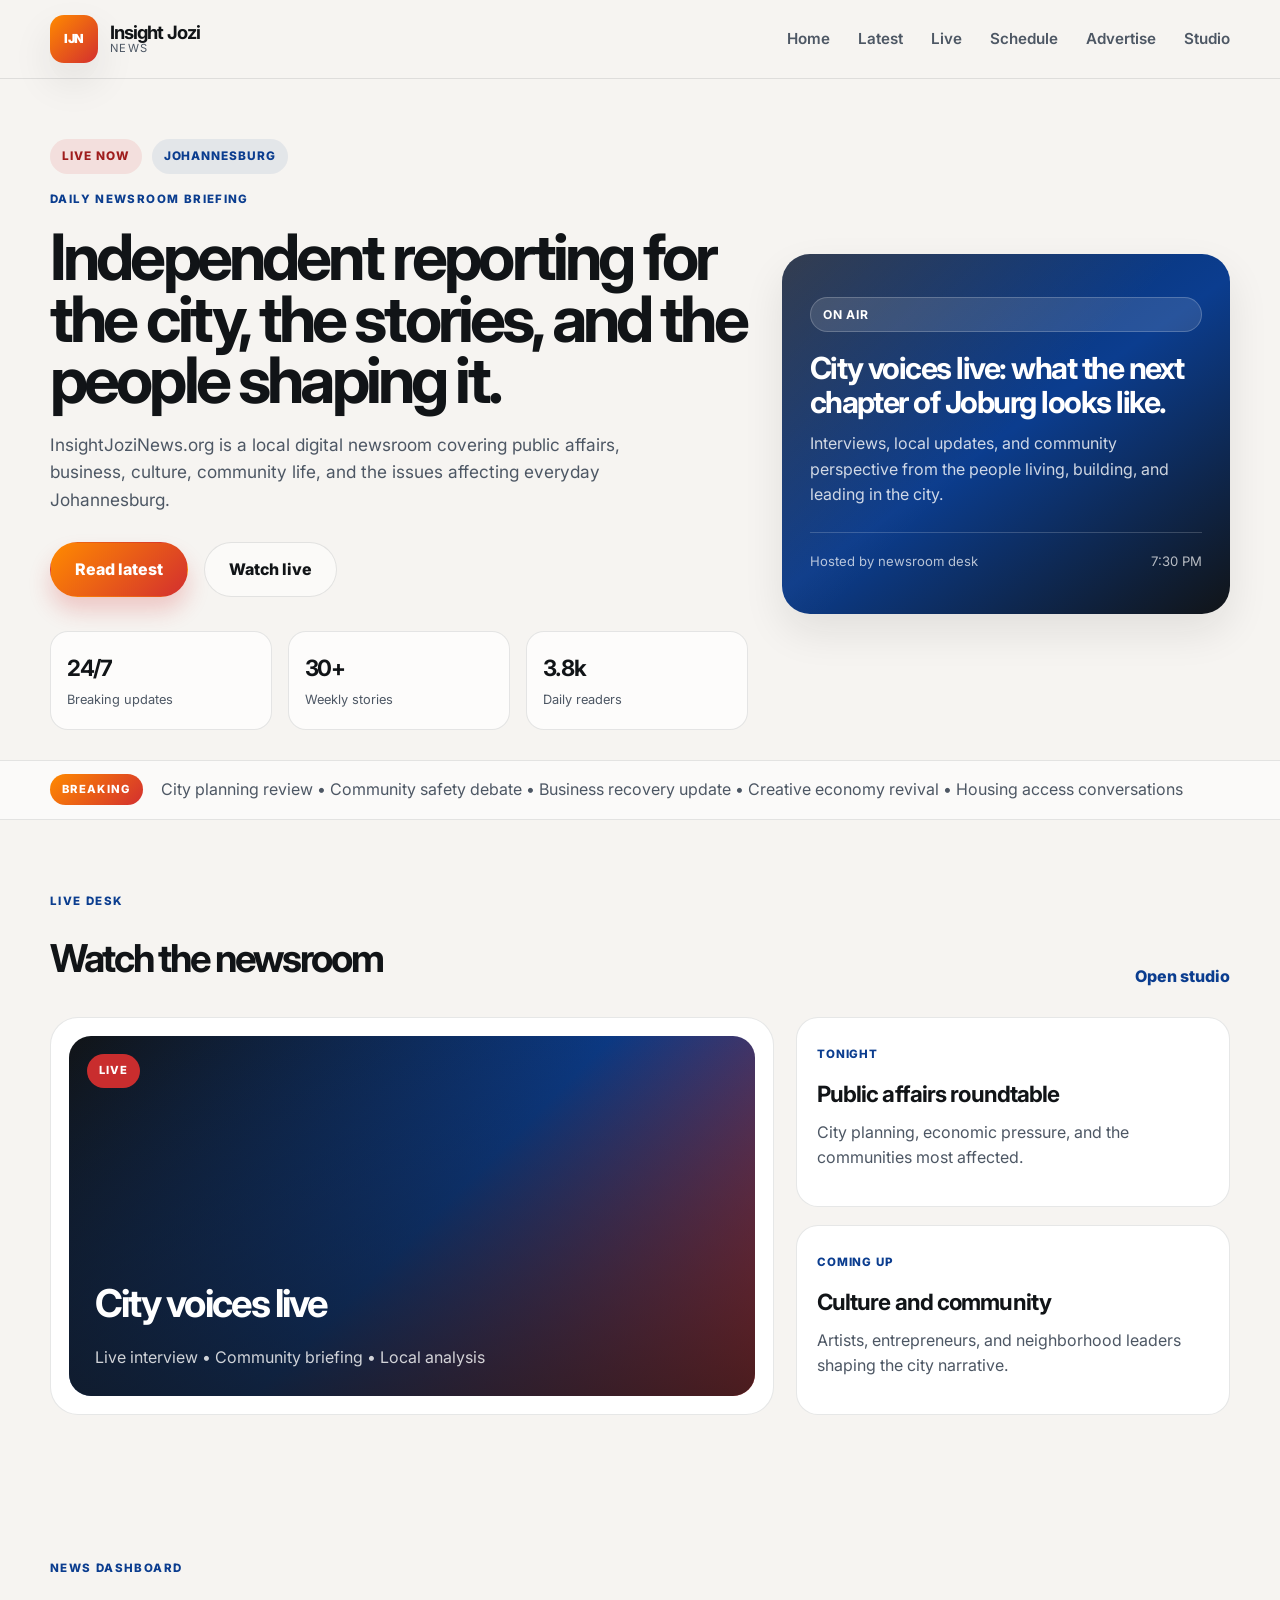
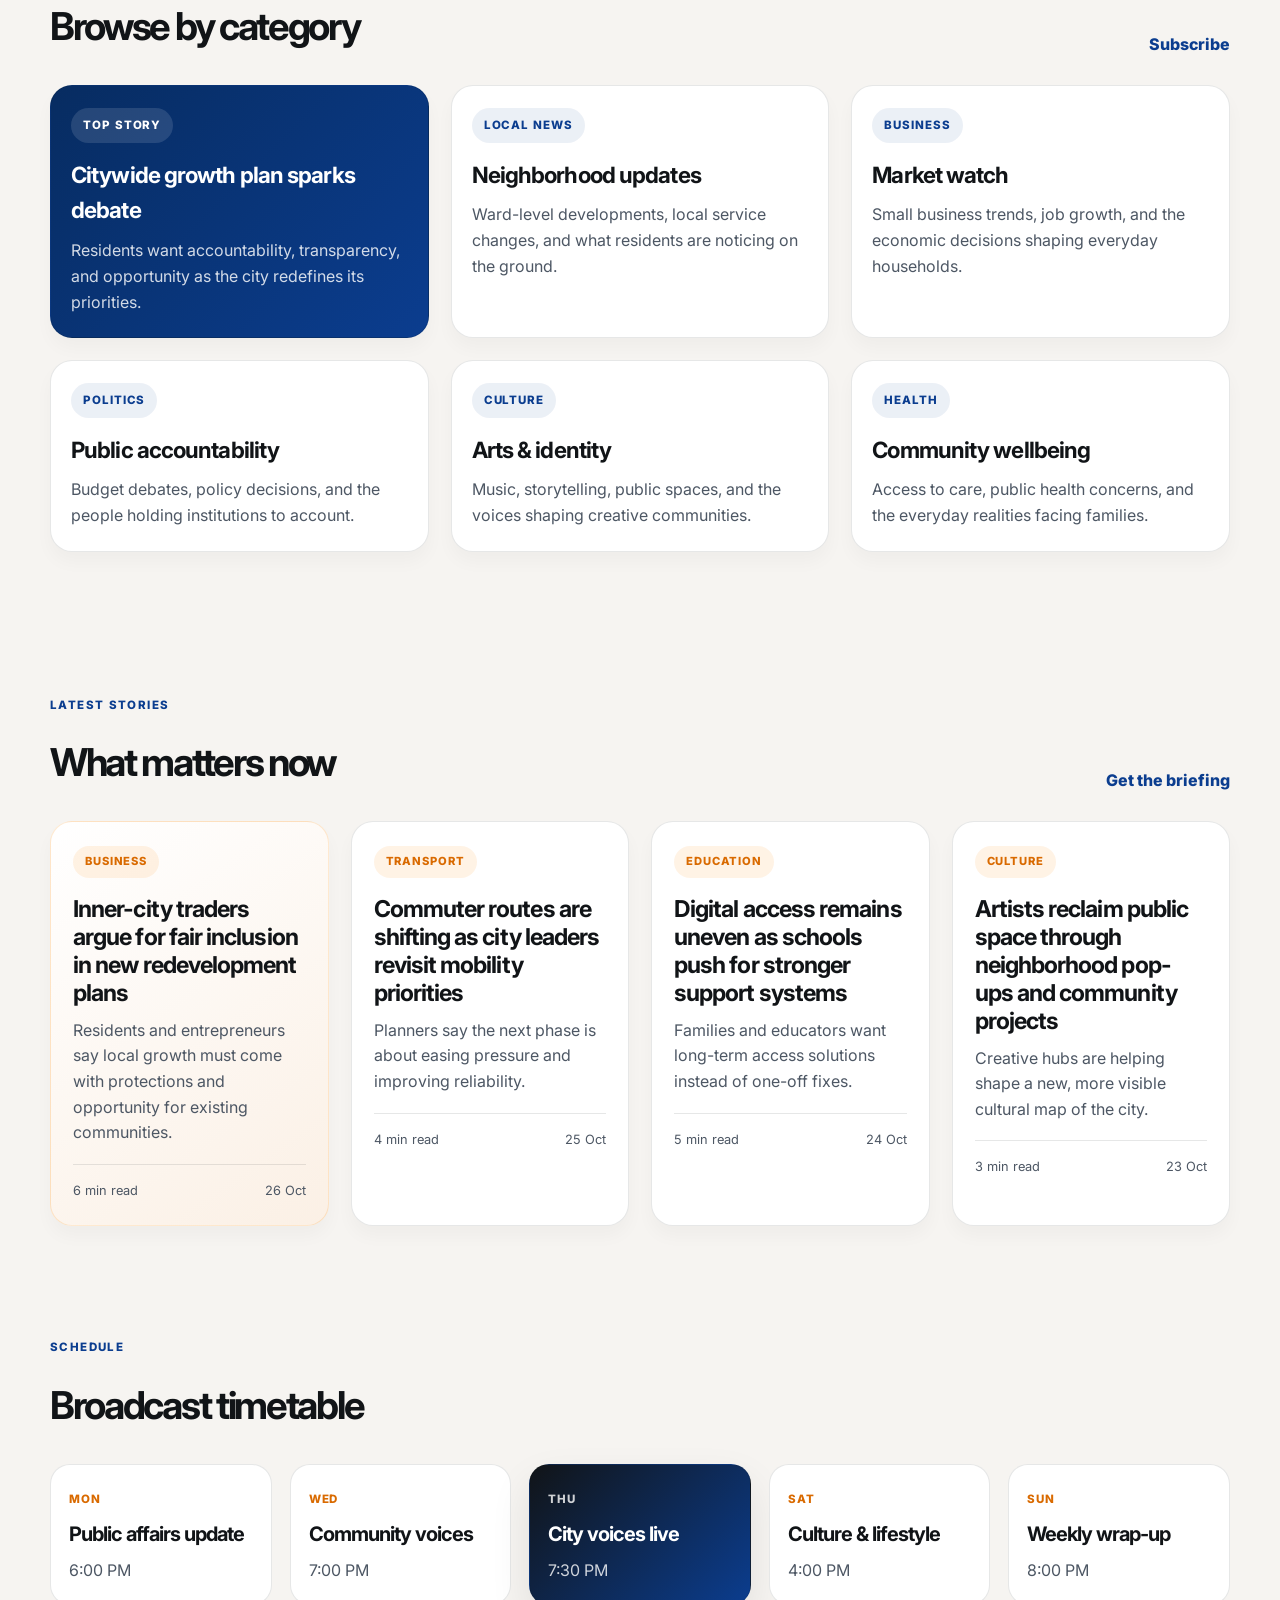
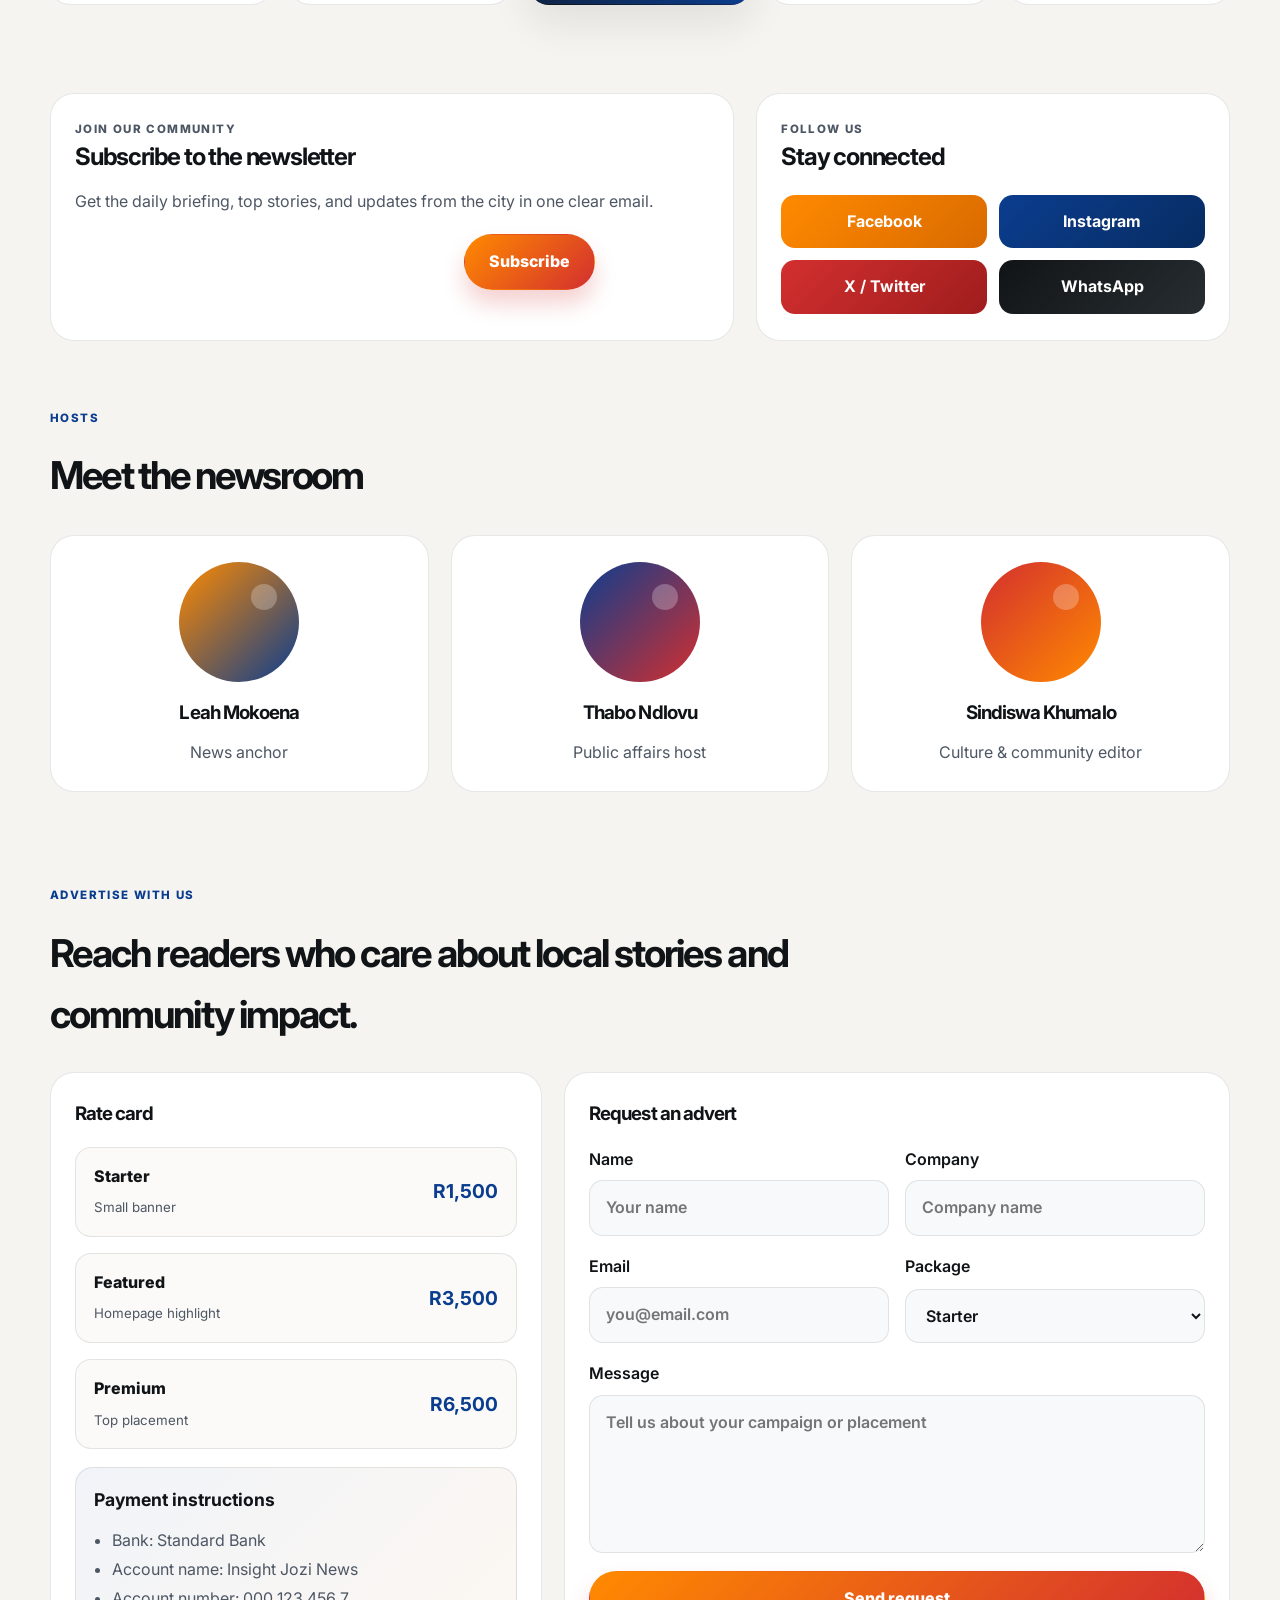
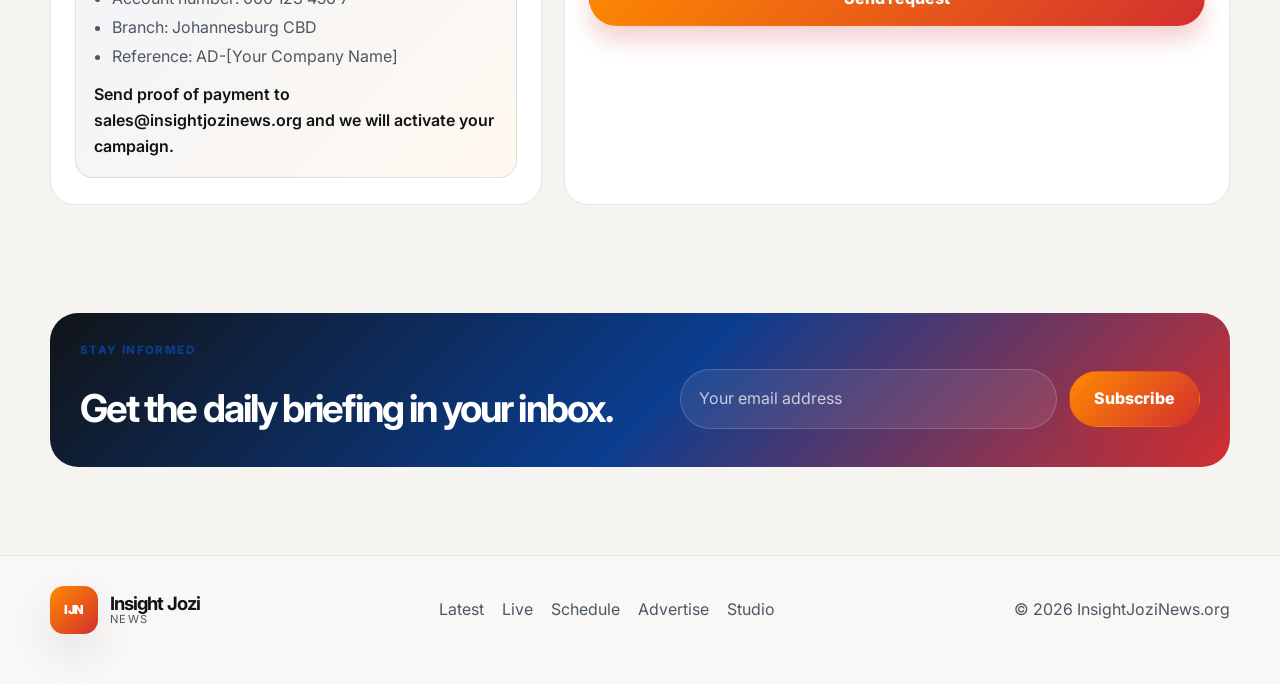
<file: index.html>
<!DOCTYPE html>
<html lang="en">
  <head>
    <meta charset="UTF-8" />
    <meta name="viewport" content="width=device-width, initial-scale=1.0" />
    <meta
      name="description"
      content="Insight Jozi News — a modern digital newsroom covering Johannesburg, local business, culture, and community stories."
    />
    <title>Insight Jozi News | Media & Live Newsroom</title>
    <link rel="preconnect" href="https://fonts.googleapis.com" />
    <link rel="preconnect" href="https://fonts.gstatic.com" crossorigin />
    <link
      href="https://fonts.googleapis.com/css2?family=Inter:wght@400;500;600;700;800;900&display=swap"
      rel="stylesheet"
    />
    <link rel="stylesheet" href="styles.css" />
  </head>
  <body>
    <header class="site-header">
      <div class="container nav-wrap">
        <a class="brand" href="index.html" aria-label="Insight Jozi News home">
          <span class="brand-mark">IJN</span>
          <span class="brand-text">
            <strong>Insight Jozi</strong>
            <small>News</small>
          </span>
        </a>

        <nav class="main-nav" aria-label="Main navigation">
          <a href="#top">Home</a>
          <a href="#latest">Latest</a>
          <a href="#live">Live</a>
          <a href="#schedule">Schedule</a>
          <a href="#advertise">Advertise</a>
          <a href="live.html">Studio</a>
        </nav>

        <button class="menu-toggle" aria-label="Toggle menu">Menu</button>
      </div>
    </header>

    <main id="top">
      <section class="hero hero-newsroom">
        <div class="container hero-grid">
          <div class="hero-copy">
            <div class="news-badges">
              <span class="top-pill">Live now</span>
              <span class="top-pill alt">Johannesburg</span>
            </div>
            <p class="eyebrow">Daily newsroom briefing</p>
            <h1>Independent reporting for the city, the stories, and the people shaping it.</h1>
            <p class="lede">
              InsightJoziNews.org is a local digital newsroom covering public affairs, business, culture, community life, and the issues affecting everyday Johannesburg.
            </p>
            <div class="hero-actions">
              <a class="btn btn-primary" href="#latest">Read latest</a>
              <a class="btn btn-secondary" href="live.html">Watch live</a>
            </div>
            <ul class="hero-meta" aria-label="Newsroom stats">
              <li><strong>24/7</strong><span>Breaking updates</span></li>
              <li><strong>30+</strong><span>Weekly stories</span></li>
              <li><strong>3.8k</strong><span>Daily readers</span></li>
            </ul>
          </div>

          <aside class="hero-feature newsroom-feature">
            <div class="feature-badge">On air</div>
            <h2>City voices live: what the next chapter of Joburg looks like.</h2>
            <p>
              Interviews, local updates, and community perspective from the people living, building, and leading in the city.
            </p>
            <div class="feature-footer">
              <span>Hosted by newsroom desk</span>
              <time datetime="2026-10-27">7:30 PM</time>
            </div>
          </aside>
        </div>
      </section>

      <section class="ticker">
        <div class="container ticker-inner">
          <span>Breaking</span>
          <div class="ticker-track">
            <p>City planning review • Community safety debate • Business recovery update • Creative economy revival • Housing access conversations</p>
          </div>
        </div>
      </section>

      <section id="live" class="content-section media-highlight">
        <div class="container section-head compact-head">
          <div>
            <p class="eyebrow">Live desk</p>
            <h2>Watch the newsroom</h2>
          </div>
          <a href="live.html" class="section-link">Open studio</a>
        </div>

        <div class="container live-show-grid">
          <div class="video-panel">
            <div class="video-placeholder">
              <div class="video-badge">LIVE</div>
              <div class="video-content">
                <h3>City voices live</h3>
                <p>Live interview • Community briefing • Local analysis</p>
              </div>
            </div>
          </div>

          <aside class="live-side-panel">
            <div class="live-mini-block">
              <span class="mini-label">Tonight</span>
              <h3>Public affairs roundtable</h3>
              <p>City planning, economic pressure, and the communities most affected.</p>
            </div>
            <div class="live-mini-block">
              <span class="mini-label">Coming up</span>
              <h3>Culture and community</h3>
              <p>Artists, entrepreneurs, and neighborhood leaders shaping the city narrative.</p>
            </div>
          </aside>
        </div>
      </section>

      <section id="dashboard" class="content-section">
        <div class="container section-head">
          <div>
            <p class="eyebrow">News dashboard</p>
            <h2>Browse by category</h2>
          </div>
          <a href="#newsletter" class="section-link">Subscribe</a>
        </div>

        <div class="container dashboard-grid">
          <article class="dashboard-card dashboard-feature">
            <span class="dashboard-tag">Top story</span>
            <h3>Citywide growth plan sparks debate</h3>
            <p>Residents want accountability, transparency, and opportunity as the city redefines its priorities.</p>
          </article>

          <article class="dashboard-card">
            <span class="dashboard-tag alt">Local news</span>
            <h3>Neighborhood updates</h3>
            <p>Ward-level developments, local service changes, and what residents are noticing on the ground.</p>
          </article>

          <article class="dashboard-card">
            <span class="dashboard-tag alt">Business</span>
            <h3>Market watch</h3>
            <p>Small business trends, job growth, and the economic decisions shaping everyday households.</p>
          </article>

          <article class="dashboard-card">
            <span class="dashboard-tag alt">Politics</span>
            <h3>Public accountability</h3>
            <p>Budget debates, policy decisions, and the people holding institutions to account.</p>
          </article>

          <article class="dashboard-card">
            <span class="dashboard-tag alt">Culture</span>
            <h3>Arts & identity</h3>
            <p>Music, storytelling, public spaces, and the voices shaping creative communities.</p>
          </article>

          <article class="dashboard-card">
            <span class="dashboard-tag alt">Health</span>
            <h3>Community wellbeing</h3>
            <p>Access to care, public health concerns, and the everyday realities facing families.</p>
          </article>
        </div>
      </section>

      <section id="latest" class="content-section alt-bg">
        <div class="container section-head">
          <div>
            <p class="eyebrow">Latest stories</p>
            <h2>What matters now</h2>
          </div>
          <a href="#newsletter" class="section-link">Get the briefing</a>
        </div>

        <div class="container cards-grid">
          <article class="story-card featured-story">
            <div class="story-tag">Business</div>
            <h3>Inner-city traders argue for fair inclusion in new redevelopment plans</h3>
            <p>
              Residents and entrepreneurs say local growth must come with protections and opportunity for existing communities.
            </p>
            <div class="story-meta">
              <span>6 min read</span>
              <time datetime="2026-10-26">26 Oct</time>
            </div>
          </article>

          <article class="story-card">
            <div class="story-tag">Transport</div>
            <h3>Commuter routes are shifting as city leaders revisit mobility priorities</h3>
            <p>Planners say the next phase is about easing pressure and improving reliability.</p>
            <div class="story-meta">
              <span>4 min read</span>
              <time datetime="2026-10-25">25 Oct</time>
            </div>
          </article>

          <article class="story-card">
            <div class="story-tag">Education</div>
            <h3>Digital access remains uneven as schools push for stronger support systems</h3>
            <p>Families and educators want long-term access solutions instead of one-off fixes.</p>
            <div class="story-meta">
              <span>5 min read</span>
              <time datetime="2026-10-24">24 Oct</time>
            </div>
          </article>

          <article class="story-card">
            <div class="story-tag">Culture</div>
            <h3>Artists reclaim public space through neighborhood pop-ups and community projects</h3>
            <p>Creative hubs are helping shape a new, more visible cultural map of the city.</p>
            <div class="story-meta">
              <span>3 min read</span>
              <time datetime="2026-10-23">23 Oct</time>
            </div>
          </article>
        </div>
      </section>

      <section id="schedule" class="content-section schedule-section">
        <div class="container section-head">
          <div>
            <p class="eyebrow">Schedule</p>
            <h2>Broadcast timetable</h2>
          </div>
        </div>

        <div class="container schedule-grid">
          <div class="schedule-card">
            <span class="schedule-day">Mon</span>
            <h3>Public affairs update</h3>
            <p>6:00 PM</p>
          </div>
          <div class="schedule-card">
            <span class="schedule-day">Wed</span>
            <h3>Community voices</h3>
            <p>7:00 PM</p>
          </div>
          <div class="schedule-card highlight-card">
            <span class="schedule-day">Thu</span>
            <h3>City voices live</h3>
            <p>7:30 PM</p>
          </div>
          <div class="schedule-card">
            <span class="schedule-day">Sat</span>
            <h3>Culture & lifestyle</h3>
            <p>4:00 PM</p>
          </div>
          <div class="schedule-card">
            <span class="schedule-day">Sun</span>
            <h3>Weekly wrap-up</h3>
            <p>8:00 PM</p>
          </div>
        </div>
      </section>

      <section class="subscribe-wrap">
        <div class="container subscribe-grid">
          <div class="subscribe-panel">
            <p class="eyebrow">Join our community</p>
            <h2>Subscribe to the newsletter</h2>
            <p>Get the daily briefing, top stories, and updates from the city in one clear email.</p>
            <form class="newsletter-form">
              <label class="sr-only" for="newsletter-email">Email address</label>
              <input id="newsletter-email" type="email" placeholder="Your email address" />
              <button type="submit" class="btn btn-primary">Subscribe</button>
            </form>
          </div>

          <div class="follow-panel">
            <p class="eyebrow">Follow us</p>
            <h2>Stay connected</h2>
            <div class="social-list">
              <a href="#" class="social-btn social-orange">Facebook</a>
              <a href="#" class="social-btn social-blue">Instagram</a>
              <a href="#" class="social-btn social-red">X / Twitter</a>
              <a href="#" class="social-btn social-charcoal">WhatsApp</a>
            </div>
          </div>
        </div>
      </section>

      <section class="content-section host-section">
        <div class="container section-head">
          <div>
            <p class="eyebrow">Hosts</p>
            <h2>Meet the newsroom</h2>
          </div>
        </div>

        <div class="container hosts-grid">
          <article class="host-card">
            <div class="host-avatar avatar-one"></div>
            <h3>Leah Mokoena</h3>
            <p>News anchor</p>
          </article>
          <article class="host-card">
            <div class="host-avatar avatar-two"></div>
            <h3>Thabo Ndlovu</h3>
            <p>Public affairs host</p>
          </article>
          <article class="host-card">
            <div class="host-avatar avatar-three"></div>
            <h3>Sindiswa Khumalo</h3>
            <p>Culture & community editor</p>
          </article>
        </div>
      </section>

      <section id="advertise" class="advertise-section">
        <div class="container advertise-header">
          <p class="eyebrow">Advertise with us</p>
          <h2>Reach readers who care about local stories and community impact.</h2>
        </div>

        <div class="container advertise-grid">
          <div class="ratecard-panel">
            <h3>Rate card</h3>
            <div class="rate-list">
              <div class="rate-item">
                <div>
                  <span class="rate-name">Starter</span>
                  <small>Small banner</small>
                </div>
                <strong>R1,500</strong>
              </div>
              <div class="rate-item">
                <div>
                  <span class="rate-name">Featured</span>
                  <small>Homepage highlight</small>
                </div>
                <strong>R3,500</strong>
              </div>
              <div class="rate-item">
                <div>
                  <span class="rate-name">Premium</span>
                  <small>Top placement</small>
                </div>
                <strong>R6,500</strong>
              </div>
            </div>

            <div class="payment-box">
              <h4>Payment instructions</h4>
              <ul>
                <li>Bank: Standard Bank</li>
                <li>Account name: Insight Jozi News</li>
                <li>Account number: 000 123 456 7</li>
                <li>Branch: Johannesburg CBD</li>
                <li>Reference: AD-[Your Company Name]</li>
              </ul>
              <p>Send proof of payment to sales@insightjozinews.org and we will activate your campaign.</p>
            </div>
          </div>

          <div class="advert-form-panel">
            <h3>Request an advert</h3>
            <form class="ad-form">
              <div class="field-row">
                <label>
                  <span>Name</span>
                  <input type="text" name="name" placeholder="Your name" />
                </label>
                <label>
                  <span>Company</span>
                  <input type="text" name="company" placeholder="Company name" />
                </label>
              </div>

              <div class="field-row">
                <label>
                  <span>Email</span>
                  <input type="email" name="email" placeholder="you@email.com" />
                </label>
                <label>
                  <span>Package</span>
                  <select name="package">
                    <option>Starter</option>
                    <option>Featured</option>
                    <option>Premium</option>
                  </select>
                </label>
              </div>

              <label>
                <span>Message</span>
                <textarea name="message" rows="5" placeholder="Tell us about your campaign or placement"></textarea>
              </label>

              <button type="submit" class="btn btn-primary">Send request</button>
            </form>
          </div>
        </div>
      </section>

      <section id="newsletter" class="newsletter">
        <div class="container newsletter-wrap">
          <div>
            <p class="eyebrow">Stay informed</p>
            <h2>Get the daily briefing in your inbox.</h2>
          </div>
          <form class="newsletter-form">
            <label class="sr-only" for="email">Email address</label>
            <input id="email" type="email" placeholder="Your email address" />
            <button type="submit" class="btn btn-primary">Subscribe</button>
          </form>
        </div>
      </section>
    </main>

    <footer class="site-footer">
      <div class="container footer-wrap">
        <div>
          <a class="brand footer-brand" href="index.html">
            <span class="brand-mark">IJN</span>
            <span class="brand-text">
              <strong>Insight Jozi</strong>
              <small>News</small>
            </span>
          </a>
        </div>
        <div class="footer-links">
          <a href="#latest">Latest</a>
          <a href="#live">Live</a>
          <a href="#schedule">Schedule</a>
          <a href="#advertise">Advertise</a>
          <a href="live.html">Studio</a>
        </div>
        <p>© 2026 InsightJoziNews.org</p>
      </div>
    </footer>

    <script src="script.js"></script>
  </body>
</html>
</file>
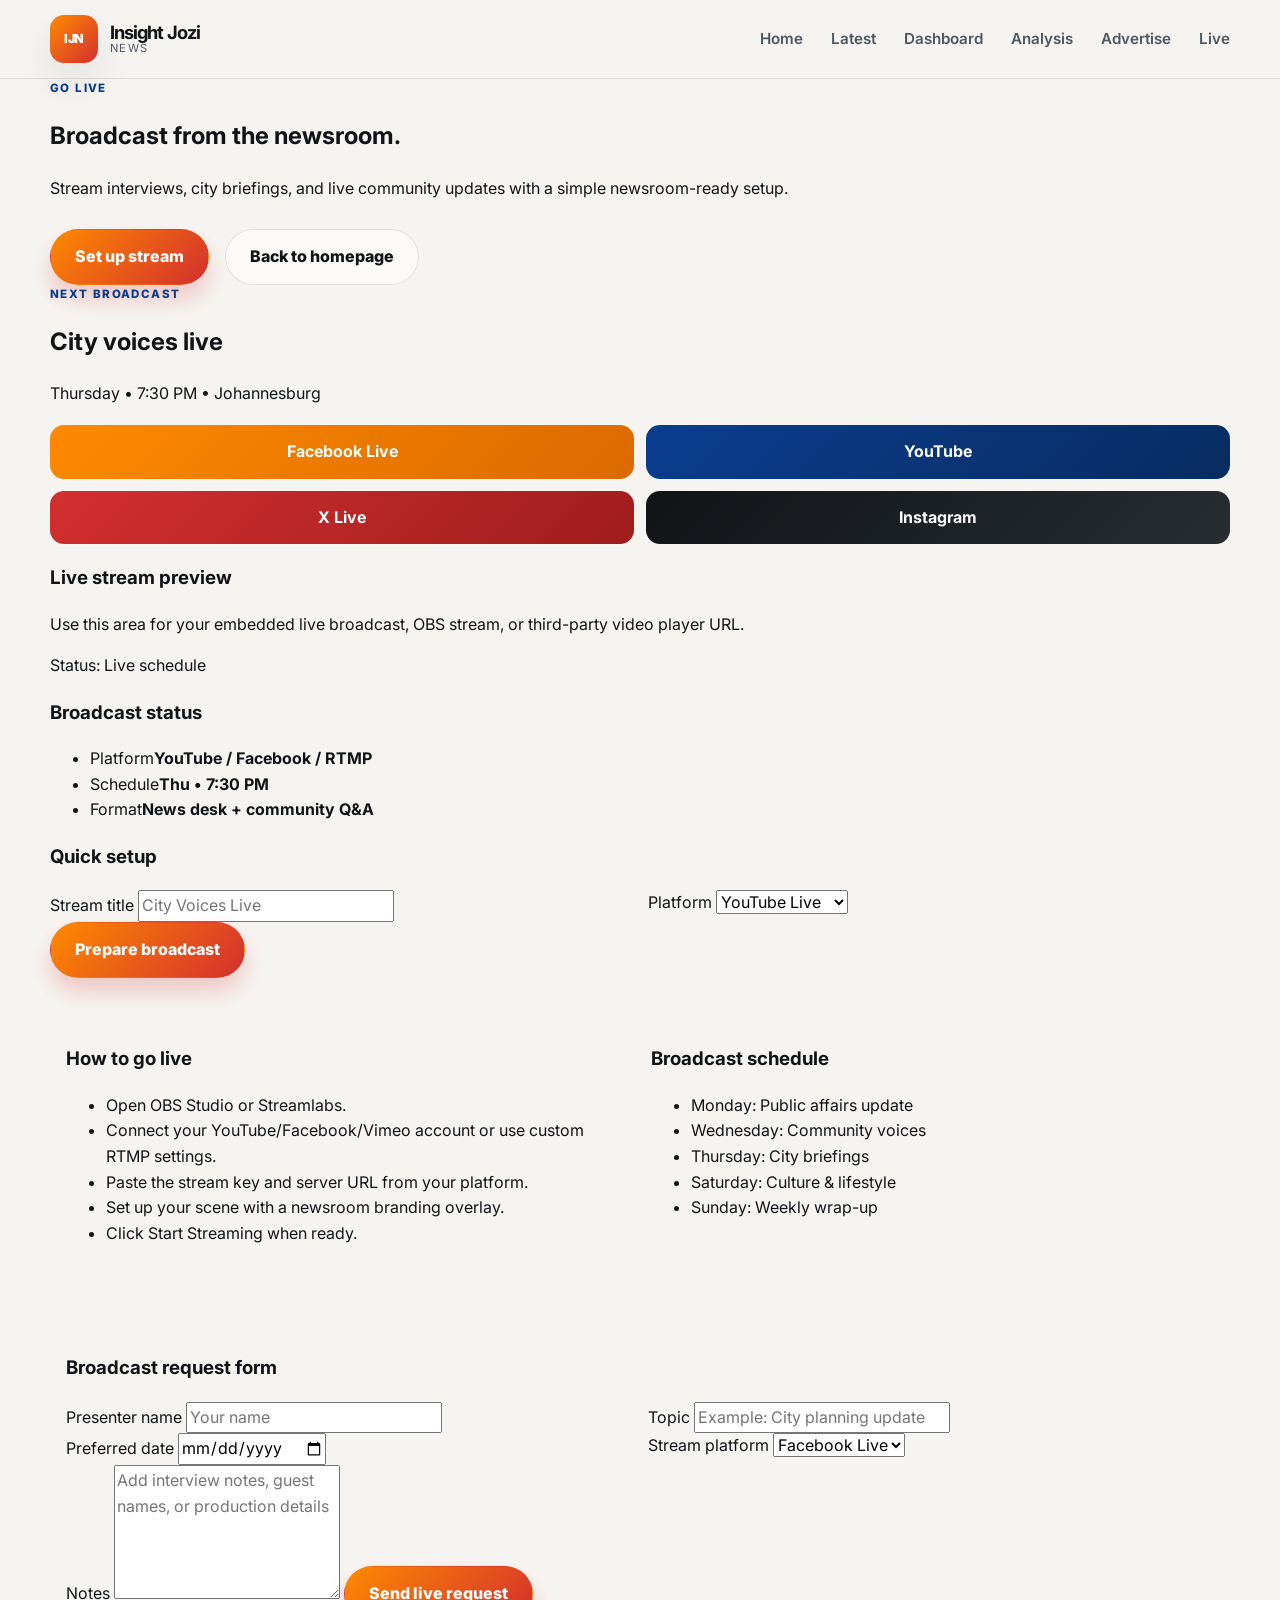
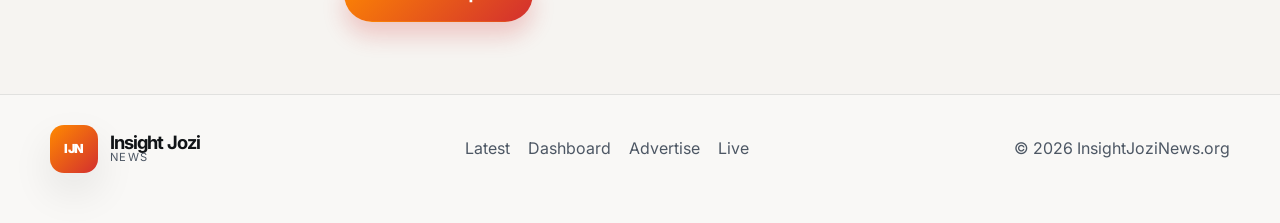
<file: live.html>
<!DOCTYPE html>
<html lang="en">
  <head>
    <meta charset="UTF-8" />
    <meta name="viewport" content="width=device-width, initial-scale=1.0" />
    <meta
      name="description"
      content="Go live with Insight Jozi News — broadcast setup, stream information, and a live newsroom page."
    />
    <title>Go Live | Insight Jozi News</title>
    <link rel="preconnect" href="https://fonts.googleapis.com" />
    <link rel="preconnect" href="https://fonts.gstatic.com" crossorigin />
    <link
      href="https://fonts.googleapis.com/css2?family=Inter:wght@400;500;600;700;800;900&display=swap"
      rel="stylesheet"
    />
    <link rel="stylesheet" href="styles.css" />
  </head>
  <body>
    <header class="site-header">
      <div class="container nav-wrap">
        <a class="brand" href="index.html" aria-label="Insight Jozi News home">
          <span class="brand-mark">IJN</span>
          <span class="brand-text">
            <strong>Insight Jozi</strong>
            <small>News</small>
          </span>
        </a>

        <nav class="main-nav" aria-label="Main navigation">
          <a href="index.html">Home</a>
          <a href="index.html#latest">Latest</a>
          <a href="index.html#dashboard">Dashboard</a>
          <a href="index.html#analysis">Analysis</a>
          <a href="index.html#advertise">Advertise</a>
          <a href="live.html">Live</a>
        </nav>

        <button class="menu-toggle" aria-label="Toggle menu">Menu</button>
      </div>
    </header>

    <main class="page-shell">
      <div class="container">
        <section class="live-page-hero">
          <div>
            <p class="eyebrow">Go live</p>
            <h1>Broadcast from the newsroom.</h1>
            <p>
              Stream interviews, city briefings, and live community updates with a simple newsroom-ready setup.
            </p>
            <div class="hero-actions">
              <a href="#stream-setup" class="btn btn-primary">Set up stream</a>
              <a href="index.html" class="btn btn-secondary">Back to homepage</a>
            </div>
          </div>

          <div class="live-host-panel">
            <p class="eyebrow">Next broadcast</p>
            <h2>City voices live</h2>
            <p>Thursday • 7:30 PM • Johannesburg</p>
            <div class="social-list">
              <a href="#" class="social-btn social-orange">Facebook Live</a>
              <a href="#" class="social-btn social-blue">YouTube</a>
              <a href="#" class="social-btn social-red">X Live</a>
              <a href="#" class="social-btn social-charcoal">Instagram</a>
            </div>
          </div>
        </section>

        <section class="live-stage">
          <div class="stream-player">
            <div class="stream-overlay">
              <h3>Live stream preview</h3>
              <p>Use this area for your embedded live broadcast, OBS stream, or third-party video player URL.</p>
            </div>
          </div>

          <div class="live-info-grid">
            <div class="stream-status">
              <span class="status-pill">Status: Live schedule</span>
              <h3>Broadcast status</h3>
              <ul class="live-meta-list">
                <li><span>Platform</span><strong>YouTube / Facebook / RTMP</strong></li>
                <li><span>Schedule</span><strong>Thu • 7:30 PM</strong></li>
                <li><span>Format</span><strong>News desk + community Q&amp;A</strong></li>
              </ul>
            </div>

            <div class="live-controls">
              <h3>Quick setup</h3>
              <div class="field-row">
                <label>
                  <span>Stream title</span>
                  <input type="text" placeholder="City Voices Live" />
                </label>
                <label>
                  <span>Platform</span>
                  <select>
                    <option>YouTube Live</option>
                    <option>Facebook Live</option>
                    <option>Vimeo</option>
                    <option>Custom RTMP</option>
                  </select>
                </label>
              </div>
              <button class="btn btn-primary" type="button">Prepare broadcast</button>
            </div>
          </div>
        </section>

        <section id="stream-setup" class="content-section" style="padding-top: 48px;">
          <div class="container" style="display: grid; grid-template-columns: 1fr 1fr; gap: 22px;">
            <div class="stream-setup-card">
              <h3>How to go live</h3>
              <ul>
                <li>Open OBS Studio or Streamlabs.</li>
                <li>Connect your YouTube/Facebook/Vimeo account or use custom RTMP settings.</li>
                <li>Paste the stream key and server URL from your platform.</li>
                <li>Set up your scene with a newsroom branding overlay.</li>
                <li>Click Start Streaming when ready.</li>
              </ul>
            </div>

            <div class="stream-schedule-card">
              <h3>Broadcast schedule</h3>
              <ul>
                <li>Monday: Public affairs update</li>
                <li>Wednesday: Community voices</li>
                <li>Thursday: City briefings</li>
                <li>Saturday: Culture & lifestyle</li>
                <li>Sunday: Weekly wrap-up</li>
              </ul>
            </div>
          </div>
        </section>

        <section class="content-section" style="padding-top: 0;">
          <div class="container">
            <div class="stream-schedule-card">
              <h3>Broadcast request form</h3>
              <form class="live-form">
                <div class="field-row">
                  <label>
                    <span>Presenter name</span>
                    <input type="text" placeholder="Your name" />
                  </label>
                  <label>
                    <span>Topic</span>
                    <input type="text" placeholder="Example: City planning update" />
                  </label>
                </div>

                <div class="field-row">
                  <label>
                    <span>Preferred date</span>
                    <input type="date" />
                  </label>
                  <label>
                    <span>Stream platform</span>
                    <select>
                      <option>Facebook Live</option>
                      <option>YouTube Live</option>
                      <option>Instagram Live</option>
                      <option>Custom RTMP</option>
                    </select>
                  </label>
                </div>

                <label>
                  <span>Notes</span>
                  <textarea rows="5" placeholder="Add interview notes, guest names, or production details"></textarea>
                </label>

                <button type="submit" class="btn btn-primary">Send live request</button>
              </form>
            </div>
          </div>
        </section>
      </div>
    </main>

    <footer class="site-footer">
      <div class="container footer-wrap">
        <div>
          <a class="brand footer-brand" href="index.html">
            <span class="brand-mark">IJN</span>
            <span class="brand-text">
              <strong>Insight Jozi</strong>
              <small>News</small>
            </span>
          </a>
        </div>
        <div class="footer-links">
          <a href="index.html#latest">Latest</a>
          <a href="index.html#dashboard">Dashboard</a>
          <a href="index.html#advertise">Advertise</a>
          <a href="live.html">Live</a>
        </div>
        <p>© 2026 InsightJoziNews.org</p>
      </div>
    </footer>

    <script src="script.js"></script>
  </body>
</html>
</file>
<file: styles.css>
:root {
  --bg: #f6f4f1;
  --panel: #ffffff;
  --panel-soft: #f8f9fb;
  --ink: #111417;
  --muted: #4d5764;
  --orange: #ff8a00;
  --orange-deep: #d96a00;
  --blue: #0b3d8f;
  --blue-deep: #072c61;
  --red: #d32f2f;
  --red-dark: #9f1d1d;
  --charcoal: #111417;
  --line: rgba(17, 20, 23, 0.1);
  --shadow: 0 18px 42px rgba(17, 20, 23, 0.09);
}

* {
  box-sizing: border-box;
}

html {
  scroll-behavior: smooth;
}

body {
  margin: 0;
  font-family: "Inter", sans-serif;
  background: var(--bg);
  color: var(--ink);
  line-height: 1.6;
}

a {
  color: inherit;
  text-decoration: none;
}

img {
  max-width: 100%;
  display: block;
}

button,
input,
select,
textarea {
  font: inherit;
}

.container {
  width: min(1180px, calc(100% - 32px));
  margin: 0 auto;
}

.site-header {
  position: sticky;
  top: 0;
  z-index: 30;
  background: rgba(246, 244, 241, 0.88);
  border-bottom: 1px solid var(--line);
  backdrop-filter: blur(9px);
}

.nav-wrap {
  display: flex;
  align-items: center;
  justify-content: space-between;
  min-height: 78px;
  gap: 24px;
}

.brand {
  display: inline-flex;
  align-items: center;
  gap: 12px;
}

.brand-mark {
  width: 48px;
  height: 48px;
  display: grid;
  place-items: center;
  border-radius: 14px;
  background: linear-gradient(135deg, var(--orange), var(--red));
  color: white;
  font-weight: 900;
  font-size: 0.78rem;
  letter-spacing: -0.04em;
  box-shadow: var(--shadow);
}

.brand-text {
  display: flex;
  flex-direction: column;
  line-height: 1.05;
}

.brand-text strong {
  font-size: 1.15rem;
  letter-spacing: -0.05em;
}

.brand-text small {
  color: var(--muted);
  text-transform: uppercase;
  letter-spacing: 0.13em;
  font-size: 0.7rem;
}

.main-nav {
  display: flex;
  align-items: center;
  gap: 28px;
  color: var(--muted);
  font-size: 0.95rem;
}

.main-nav a {
  position: relative;
  font-weight: 600;
}

.main-nav a::after {
  content: "";
  position: absolute;
  left: 0;
  bottom: -8px;
  width: 100%;
  height: 2px;
  background: var(--orange);
  transform: scaleX(0);
  transform-origin: left;
  transition: transform 0.2s ease;
}

.main-nav a:hover::after,
.main-nav a:focus-visible::after {
  transform: scaleX(1);
}

.menu-toggle {
  display: none;
  border: 1px solid var(--line);
  background: rgba(255, 255, 255, 0.7);
  padding: 10px 14px;
  border-radius: 999px;
  cursor: pointer;
}

.hero {
  padding: 60px 0 30px;
}

.hero-grid {
  display: grid;
  grid-template-columns: 1.4fr 0.9fr;
  gap: 34px;
  align-items: center;
}

.news-badges {
  display: flex;
  align-items: center;
  gap: 10px;
  margin-bottom: 16px;
  flex-wrap: wrap;
}

.top-pill {
  display: inline-flex;
  padding: 8px 12px;
  border-radius: 999px;
  background: rgba(211, 47, 47, 0.1);
  color: var(--red-dark);
  font-size: 0.74rem;
  font-weight: 800;
  letter-spacing: 0.08em;
  text-transform: uppercase;
}

.top-pill.alt {
  background: rgba(11, 61, 143, 0.08);
  color: var(--blue);
}

.eyebrow {
  margin: 0 0 18px;
  text-transform: uppercase;
  letter-spacing: 0.12em;
  font-size: 0.72rem;
  color: var(--blue);
  font-weight: 800;
}

.hero-copy h1 {
  margin: 0;
  font-size: clamp(2.8rem, 5vw, 5rem);
  line-height: 0.96;
  letter-spacing: -0.06em;
}

.lede {
  max-width: 620px;
  margin: 20px 0 0;
  color: var(--muted);
  font-size: 1.08rem;
}

.hero-actions {
  display: flex;
  gap: 16px;
  flex-wrap: wrap;
  margin-top: 28px;
}

.btn {
  display: inline-flex;
  align-items: center;
  justify-content: center;
  padding: 14px 24px;
  border: 1px solid transparent;
  border-radius: 999px;
  font-weight: 800;
  transition: transform 0.2s ease, box-shadow 0.2s ease;
}

.btn:hover,
.btn:focus-visible {
  transform: translateY(-1px);
}

.btn-primary {
  background: linear-gradient(135deg, var(--orange), var(--red));
  color: white;
  box-shadow: 0 14px 22px rgba(211, 47, 47, 0.22);
}

.btn-secondary {
  background: rgba(255, 255, 255, 0.5);
  border-color: var(--line);
  color: var(--ink);
}

.hero-meta {
  list-style: none;
  padding: 0;
  margin: 34px 0 0;
  display: grid;
  grid-template-columns: repeat(3, minmax(0, 1fr));
  gap: 16px;
}

.hero-meta li {
  background: rgba(255, 255, 255, 0.72);
  border: 1px solid var(--line);
  border-radius: 18px;
  padding: 18px 16px;
  display: flex;
  flex-direction: column;
  gap: 4px;
}

.hero-meta strong {
  font-size: 1.4rem;
  letter-spacing: -0.06em;
}

.hero-meta span {
  color: var(--muted);
  font-size: 0.8rem;
}

.hero-feature {
  background: linear-gradient(145deg, var(--blue-deep), var(--blue) 50%, var(--charcoal));
  color: white;
  border-radius: 28px;
  padding: 28px;
  position: relative;
  overflow: hidden;
  box-shadow: var(--shadow);
}

.hero-feature::before {
  content: "";
  position: absolute;
  inset: 0;
  background: linear-gradient(135deg, rgba(255,138,0,0.18), transparent 50%);
}

.hero-feature > * {
  position: relative;
  z-index: 1;
}

.newsroom-feature {
  min-height: 360px;
  display: flex;
  flex-direction: column;
  justify-content: center;
}

.feature-badge {
  display: inline-block;
  background: rgba(255, 255, 255, 0.12);
  border: 1px solid rgba(255, 255, 255, 0.2);
  border-radius: 999px;
  padding: 7px 12px;
  font-size: 0.76rem;
  font-weight: 700;
  letter-spacing: 0.08em;
  text-transform: uppercase;
}

.hero-feature h2 {
  margin: 20px 0 12px;
  font-size: clamp(1.9rem, 2vw, 2.7rem);
  line-height: 1.1;
  letter-spacing: -0.05em;
}

.hero-feature p {
  margin: 0;
  color: rgba(255, 255, 255, 0.8);
}

.feature-footer {
  margin-top: 24px;
  padding-top: 18px;
  border-top: 1px solid rgba(255,255,255,0.18);
  display: flex;
  justify-content: space-between;
  gap: 12px;
  font-size: 0.82rem;
  color: rgba(255,255,255,0.7);
}

.ticker {
  border-top: 1px solid var(--line);
  border-bottom: 1px solid var(--line);
  background: rgba(255,255,255,0.6);
}

.ticker-inner {
  display: flex;
  align-items: center;
  gap: 18px;
  min-height: 58px;
}

.ticker-inner > span {
  background: linear-gradient(135deg, var(--orange), var(--red));
  color: white;
  border-radius: 999px;
  padding: 7px 12px;
  font-size: 0.7rem;
  font-weight: 800;
  letter-spacing: 0.12em;
  text-transform: uppercase;
}

.ticker-track {
  overflow: hidden;
  white-space: nowrap;
}

.ticker-track p {
  margin: 0;
  color: var(--muted);
  animation: tickerSlide 18s linear infinite;
}

@keyframes tickerSlide {
  0% { transform: translateX(0); }
  100% { transform: translateX(-18%); }
}

.media-highlight {
  padding-top: 52px;
}

.compact-head {
  margin-bottom: 18px;
}

.live-show-grid {
  display: grid;
  grid-template-columns: 1.25fr 0.75fr;
  gap: 22px;
}

.video-panel {
  background: var(--panel);
  border: 1px solid var(--line);
  border-radius: 28px;
  padding: 18px;
}

.video-placeholder {
  position: relative;
  min-height: 360px;
  border-radius: 22px;
  background: linear-gradient(135deg, var(--charcoal), var(--blue) 52%, var(--red));
  overflow: hidden;
  display: flex;
  align-items: end;
  padding: 26px;
}

.video-placeholder::before {
  content: "";
  position: absolute;
  inset: 0;
  background: linear-gradient(180deg, rgba(17,20,23,0.1), rgba(17,20,23,0.7));
}

.video-badge {
  position: absolute;
  top: 18px;
  left: 18px;
  z-index: 1;
  display: inline-block;
  padding: 8px 12px;
  border-radius: 999px;
  background: rgba(211,47,47,0.95);
  color: white;
  font-size: 0.7rem;
  font-weight: 800;
  letter-spacing: 0.1em;
  text-transform: uppercase;
}

.video-content {
  position: relative;
  z-index: 1;
  color: white;
}

.video-content h3 {
  margin: 0 0 10px;
  font-size: clamp(2rem, 3vw, 3rem);
  letter-spacing: -0.05em;
}

.video-content p {
  margin: 0;
  color: rgba(255,255,255,0.8);
}

.live-side-panel {
  display: grid;
  gap: 18px;
}

.live-mini-block {
  background: var(--panel);
  border: 1px solid var(--line);
  border-radius: 22px;
  padding: 22px 20px;
}

.mini-label {
  display: inline-block;
  margin-bottom: 12px;
  color: var(--blue);
  font-size: 0.72rem;
  font-weight: 800;
  letter-spacing: 0.08em;
  text-transform: uppercase;
}

.live-mini-block h3 {
  margin: 0 0 8px;
  font-size: 1.4rem;
  letter-spacing: -0.04em;
}

.live-mini-block p {
  margin: 0;
  color: var(--muted);
}

.content-section {
  padding: 72px 0;
}

.section-head {
  display: flex;
  align-items: end;
  justify-content: space-between;
  gap: 20px;
  margin-bottom: 28px;
}

.section-head h2 {
  margin: 0;
  font-size: clamp(2rem, 3vw, 2.8rem);
  letter-spacing: -0.06em;
}

.section-link {
  color: var(--blue);
  font-weight: 800;
}

.dashboard-grid {
  display: grid;
  grid-template-columns: repeat(3, minmax(0, 1fr));
  gap: 22px;
}

.dashboard-card {
  background: var(--panel);
  border: 1px solid var(--line);
  border-radius: 22px;
  padding: 22px 20px;
  box-shadow: 0 10px 18px rgba(17, 20, 23, 0.03);
}

.dashboard-feature {
  background: linear-gradient(135deg, var(--blue-deep), var(--blue));
  color: white;
}

.dashboard-feature p {
  color: rgba(255,255,255,0.8);
}

.dashboard-tag {
  display: inline-block;
  margin-bottom: 14px;
  padding: 8px 12px;
  border-radius: 999px;
  background: rgba(255, 138, 0, 0.13);
  color: var(--orange-deep);
  font-size: 0.72rem;
  font-weight: 800;
  text-transform: uppercase;
  letter-spacing: 0.08em;
}

.dashboard-feature .dashboard-tag {
  background: rgba(255,255,255,0.12);
  color: #fff;
}

.dashboard-tag.alt {
  background: rgba(11, 61, 143, 0.08);
  color: var(--blue);
}

.dashboard-card h3 {
  margin: 0 0 10px;
  font-size: 1.4rem;
  letter-spacing: -0.04em;
}

.dashboard-card p {
  margin: 0;
  color: var(--muted);
}

.dashboard-feature p {
  color: rgba(255,255,255,0.82);
}

.cards-grid {
  display: grid;
  grid-template-columns: repeat(4, minmax(0, 1fr));
  gap: 22px;
}

.story-card {
  background: var(--panel);
  border: 1px solid var(--line);
  border-radius: 22px;
  padding: 24px 22px;
  box-shadow: 0 10px 18px rgba(17, 20, 23, 0.03);
}

.featured-story {
  background: linear-gradient(145deg, #fff, #fbf0e5);
  border-color: rgba(255, 138, 0, 0.18);
}

.story-tag,
.badge {
  display: inline-block;
  background: rgba(255, 138, 0, 0.1);
  color: var(--orange-deep);
  border-radius: 999px;
  font-size: 0.7rem;
  font-weight: 800;
  padding: 7px 12px;
  letter-spacing: 0.08em;
  text-transform: uppercase;
}

.story-card h3 {
  margin: 18px 0 10px;
  font-size: 1.45rem;
  line-height: 1.2;
  letter-spacing: -0.04em;
}

.story-card p,
.analysis-card p,
.mini-article p,
.subscribe-panel p,
.follow-panel p,
.schedule-card p,
.host-card p {
  margin: 0;
  color: var(--muted);
}

.story-meta {
  margin-top: 18px;
  padding-top: 16px;
  border-top: 1px solid var(--line);
  display: flex;
  justify-content: space-between;
  gap: 12px;
  color: var(--muted);
  font-size: 0.8rem;
}

.schedule-section {
  padding-top: 40px;
}

.schedule-grid {
  display: grid;
  grid-template-columns: repeat(5, minmax(0, 1fr));
  gap: 18px;
}

.schedule-card {
  background: var(--panel);
  border: 1px solid var(--line);
  border-radius: 20px;
  padding: 20px 18px;
}

.schedule-day {
  display: inline-block;
  margin-bottom: 10px;
  color: var(--orange-deep);
  font-weight: 800;
  letter-spacing: 0.08em;
  text-transform: uppercase;
  font-size: 0.72rem;
}

.schedule-card h3 {
  margin: 0 0 8px;
  font-size: 1.25rem;
  letter-spacing: -0.05em;
}

.highlight-card {
  background: linear-gradient(135deg, var(--charcoal), var(--blue));
  color: white;
  box-shadow: var(--shadow);
}

.highlight-card .schedule-day,
.highlight-card p {
  color: rgba(255,255,255,0.8);
}

.subscribe-wrap {
  padding: 16px 0 52px;
}

.subscribe-grid {
  display: grid;
  grid-template-columns: 1.3fr 0.9fr;
  gap: 22px;
}

.subscribe-panel,
.follow-panel,
.advert-form-panel,
.ratecard-panel,
.host-card {
  background: var(--panel);
  border: 1px solid var(--line);
  border-radius: 24px;
  padding: 26px 24px;
}

.subscribe-panel h2,
.follow-panel h2,
.advert-form-panel h3,
.ratecard-panel h3,
.advertise-header h2,
.host-card h3 {
  margin: 0 0 12px;
  letter-spacing: -0.05em;
}

.newsletter-form {
  display: flex;
  align-items: center;
  gap: 12px;
  margin-top: 18px;
}

.newsletter-form input,
.ad-form input,
.ad-form select,
.ad-form textarea {
  width: 100%;
  background: #f8f9fb;
  border: 1px solid var(--line);
  border-radius: 14px;
  padding: 14px 16px;
  color: var(--ink);
}

.newsletter-form input {
  min-width: 0;
  flex: 1;
}

.social-list {
  display: grid;
  grid-template-columns: repeat(2, minmax(0, 1fr));
  gap: 12px;
  margin-top: 18px;
}

.social-btn {
  display: flex;
  align-items: center;
  justify-content: center;
  padding: 14px 18px;
  border-radius: 14px;
  font-weight: 700;
  color: white;
}

.social-orange { background: linear-gradient(135deg, var(--orange), var(--orange-deep)); }
.social-blue { background: linear-gradient(135deg, var(--blue), var(--blue-deep)); }
.social-red { background: linear-gradient(135deg, var(--red), var(--red-dark)); }
.social-charcoal { background: linear-gradient(135deg, var(--charcoal), #272d31); }

.host-section {
  padding-top: 16px;
}

.hosts-grid {
  display: grid;
  grid-template-columns: repeat(3, minmax(0, 1fr));
  gap: 22px;
}

.host-card {
  text-align: center;
}

.host-avatar {
  width: 120px;
  height: 120px;
  border-radius: 50%;
  margin: 0 auto 16px;
  background: linear-gradient(135deg, var(--orange), var(--blue));
  position: relative;
  overflow: hidden;
}

.host-avatar::before {
  content: "";
  position: absolute;
  inset: 22px 22px auto auto;
  width: 26px;
  height: 26px;
  border-radius: 50%;
  background: rgba(255,255,255,0.25);
}

.avatar-two {
  background: linear-gradient(135deg, var(--blue), var(--red));
}

.avatar-three {
  background: linear-gradient(135deg, var(--red), var(--orange));
}

.advertise-section {
  padding: 22px 0 72px;
}

.advertise-header {
  margin-bottom: 26px;
}

.advertise-header h2 {
  font-size: clamp(2rem, 3vw, 2.8rem);
  max-width: 760px;
}

.advertise-grid {
  display: grid;
  grid-template-columns: 0.85fr 1.15fr;
  gap: 22px;
}

.rate-list {
  display: grid;
  gap: 16px;
  margin-top: 18px;
}

.rate-item {
  display: flex;
  align-items: center;
  justify-content: space-between;
  gap: 12px;
  background: #fbfaf8;
  border: 1px solid var(--line);
  border-radius: 16px;
  padding: 16px 18px;
}

.rate-name {
  display: block;
  font-weight: 800;
  margin-bottom: 5px;
}

.rate-item small {
  color: var(--muted);
}

.rate-item strong {
  font-size: 1.2rem;
  color: var(--blue);
}

.payment-box {
  margin-top: 18px;
  background: linear-gradient(135deg, rgba(11, 61, 143, 0.06), rgba(255, 138, 0, 0.06));
  border: 1px solid var(--line);
  border-radius: 18px;
  padding: 18px;
}

.payment-box h4 {
  margin: 0 0 12px;
  font-size: 1.1rem;
}

.payment-box ul {
  margin: 0 0 12px;
  padding-left: 18px;
  color: var(--muted);
  line-height: 1.8;
}

.payment-box p {
  margin: 0;
  color: var(--ink);
  font-weight: 600;
}

.ad-form {
  display: grid;
  gap: 18px;
  margin-top: 18px;
}

.field-row {
  display: grid;
  grid-template-columns: repeat(2, minmax(0, 1fr));
  gap: 16px;
}

.ad-form label {
  display: grid;
  gap: 8px;
  color: var(--ink);
  font-weight: 600;
}

.ad-form textarea {
  resize: vertical;
  min-height: 120px;
}

.newsletter {
  padding: 36px 0 88px;
}

.newsletter-wrap {
  background: linear-gradient(135deg, var(--charcoal), var(--blue) 52%, var(--red));
  color: white;
  border-radius: 28px;
  padding: 28px 30px;
  display: flex;
  align-items: center;
  justify-content: space-between;
  gap: 24px;
}

.newsletter-wrap h2 {
  margin: 0;
  font-size: clamp(2rem, 3vw, 2.8rem);
  letter-spacing: -0.05em;
}

.newsletter-form {
  display: flex;
  align-items: center;
  gap: 12px;
  width: min(100%, 520px);
}

.newsletter-form input {
  flex: 1;
  min-width: 0;
  background: rgba(255,255,255,0.08);
  border: 1px solid rgba(255,255,255,0.18);
  color: white;
  padding: 16px 18px;
  border-radius: 999px;
}

.newsletter-form input::placeholder {
  color: rgba(255,255,255,0.72);
}

.site-footer {
  border-top: 1px solid var(--line);
  padding: 30px 0 50px;
  background: rgba(255,255,255,0.35);
}

.footer-wrap {
  display: flex;
  align-items: center;
  justify-content: space-between;
  gap: 24px;
  flex-wrap: wrap;
}

.footer-brand {
  display: inline-flex;
}

.footer-links {
  display: flex;
  flex-wrap: wrap;
  gap: 18px;
  color: var(--muted);
}

.site-footer p {
  margin: 0;
  color: var(--muted);
}

.sr-only {
  position: absolute;
  width: 1px;
  height: 1px;
  padding: 0;
  margin: -1px;
  overflow: hidden;
  clip: rect(0, 0, 0, 0);
  white-space: nowrap;
  border: 0;
}

@media (max-width: 900px) {
  .hero-grid,
  .live-show-grid,
  .subscribe-grid,
  .advertise-grid,
  .newsletter-wrap {
    grid-template-columns: 1fr;
    display: grid;
  }

  .dashboard-grid,
  .cards-grid,
  .analysis-grid,
  .hosts-grid,
  .schedule-grid {
    grid-template-columns: repeat(2, minmax(0, 1fr));
  }

  .main-nav {
    display: none;
  }

  .menu-toggle {
    display: inline-flex;
  }

  .main-nav.open {
    display: flex;
    position: absolute;
    top: 78px;
    left: 16px;
    right: 16px;
    background: rgba(255,255,255,0.98);
    border: 1px solid var(--line);
    border-radius: 18px;
    padding: 20px 18px;
    flex-direction: column;
    box-shadow: var(--shadow);
  }
}

@media (max-width: 640px) {
  .dashboard-grid,
  .cards-grid,
  .analysis-grid,
  .hosts-grid,
  .schedule-grid,
  .field-row,
  .hero-meta,
  .social-list {
    grid-template-columns: 1fr;
  }

  .section-head,
  .footer-wrap,
  .newsletter-form,
  .rate-item,
  .live-show-grid,
  .subscribe-grid,
  .advertise-grid {
    flex-direction: column;
    align-items: flex-start;
  }

  .newsletter-form {
    width: 100%;
  }

  .newsletter-form input,
  .newsletter-form button,
  .btn {
    width: 100%;
  }
}
</file>
